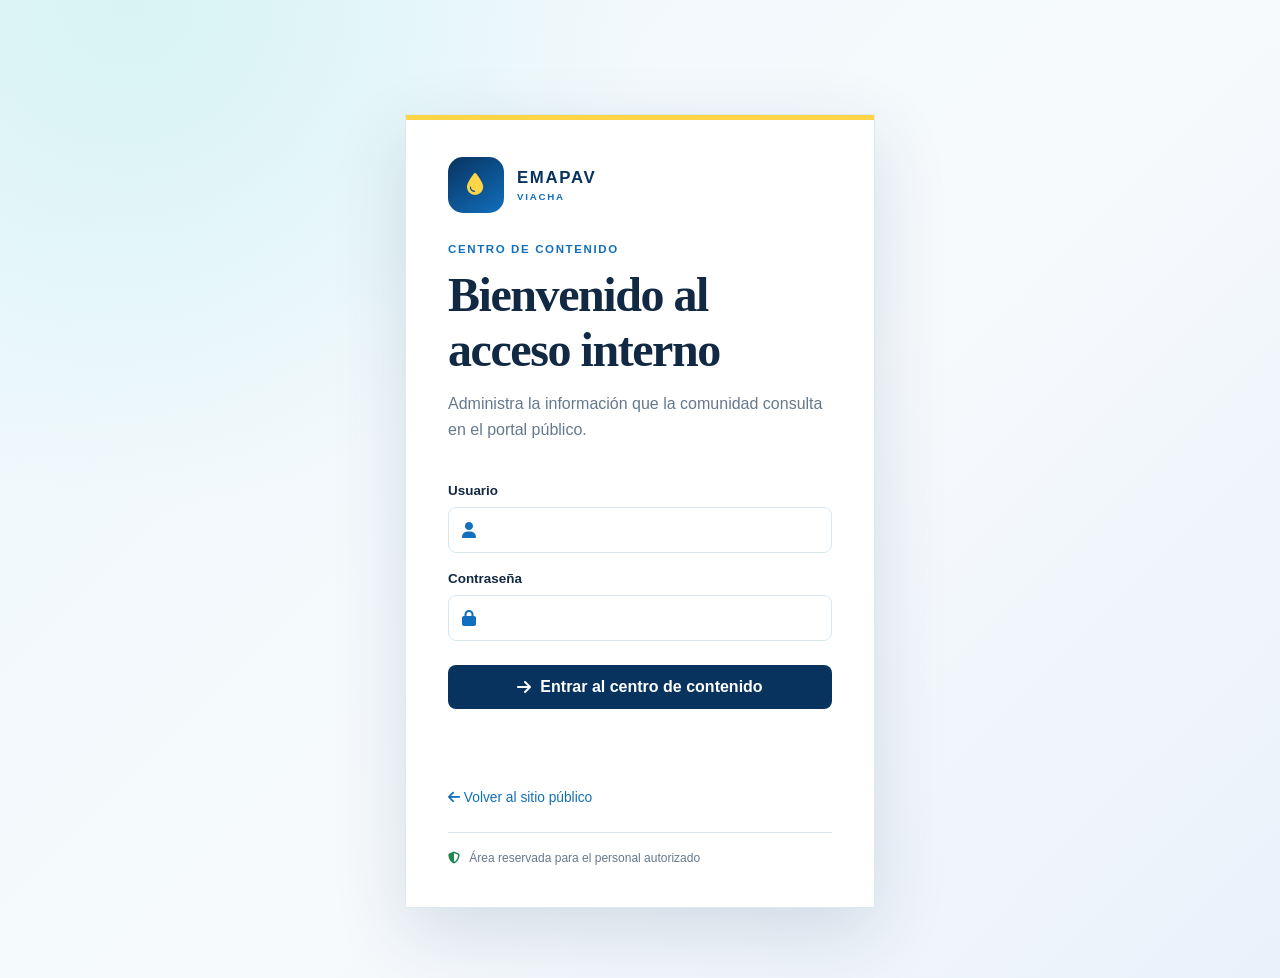
<file: admin.html>
<!doctype html>
<html lang="es">
<head>
  <meta charset="UTF-8">
  <meta name="viewport" content="width=device-width, initial-scale=1.0">
  <title>Centro de contenido | EMAPAV</title>
  <link rel="stylesheet" href="https://cdnjs.cloudflare.com/ajax/libs/font-awesome/6.5.0/css/all.min.css">
  <link rel="stylesheet" href="admin.css">
</head>
<body>
  <main class="admin-shell">
    <section class="login-card" id="loginView">
      <div class="login-brand"><div class="admin-mark"><i class="fas fa-droplet"></i></div><span>EMAPAV <small>Viacha</small></span></div>
      <p class="eyebrow">Centro de contenido</p>
      <h1>Bienvenido al acceso interno</h1>
      <p class="intro">Administra la información que la comunidad consulta en el portal público.</p>
      <form id="loginForm">
        <label for="username">Usuario</label>
        <div class="input-wrap"><i class="fas fa-user"></i><input id="username" name="username" autocomplete="username" required></div>
        <label for="password">Contraseña</label>
        <div class="input-wrap"><i class="fas fa-lock"></i><input id="password" name="password" type="password" autocomplete="current-password" required></div>
        <button class="button primary" type="submit"><i class="fas fa-arrow-right"></i> Entrar al centro de contenido</button>
        <p class="form-message" id="loginMessage" role="alert"></p>
      </form>
      <a class="back-link" href="index.html"><i class="fas fa-arrow-left"></i> Volver al sitio público</a>
      <p class="login-footnote"><i class="fas fa-shield-halved"></i> Área reservada para el personal autorizado</p>
    </section>

    <section class="dashboard" id="dashboardView" hidden>
      <header class="dashboard-header">
        <div><p class="eyebrow">EMAPAV · Administración</p><h1>Centro de contenido</h1><p class="dashboard-intro">Actualiza lo que la comunidad ve en el sitio público.</p></div>
        <div class="header-actions"><a class="button light" href="index.html">Ver sitio</a><button class="button ghost" id="logoutButton" type="button">Cerrar sesión</button></div>
      </header>
      <div class="notice"><i class="fas fa-circle-info"></i><span>Demo local: los cambios se guardan en este navegador. Los expedientes y módulos internos no forman parte de este editor público.</span></div>
      <form class="content-form" id="contentForm">
        <div class="form-heading"><div><p class="eyebrow">Publicación del sitio</p><h2>Información pública de EMAPAV</h2></div><span class="status" id="saveStatus" role="status"></span></div>
        <div class="editor-note"><i class="fas fa-pen-to-square"></i><span>Edita textos, enlaces e imágenes que la ciudadanía debe conocer. Usa una ruta local como <strong>images/nueva-foto.jpg</strong> o selecciona un archivo para esta demostración.</span></div>
        <section class="news-manager" aria-labelledby="newsManagerTitle">
          <div class="manager-heading">
            <div><p class="eyebrow">Publicaciones visibles</p><h2 id="newsManagerTitle">Noticias y comunicados</h2><p class="manager-intro">Organiza las tarjetas que aparecerán en el carrusel del sitio público.</p></div>
            <button class="button primary add-news-button" id="addNewsButton" type="button"><i class="fas fa-plus"></i> Agregar publicación</button>
          </div>
          <div class="news-manager-meta"><span id="newsCount">0 publicaciones</span><span><i class="fas fa-eye"></i> Vista previa del carrusel</span></div>
          <div class="news-list" id="newsList"></div>
          <p class="manager-empty" id="newsEmpty" hidden>No hay publicaciones. Agrega la primera para que aparezca en el portal.</p>
        </section>
        <section class="news-manager documents-manager" id="documentsManager" aria-labelledby="documentsManagerTitle">
          <div class="manager-heading"><div><p class="eyebrow">Archivos visibles</p><h2 id="documentsManagerTitle">Informes y Documentos</h2><p class="manager-intro">Revisa qué documentos están publicados para la ciudadanía.</p></div><button class="button primary add-news-button" id="addDocumentButton" type="button"><i class="fas fa-plus"></i> Agregar documento</button></div>
          <div class="news-manager-meta"><span id="documentCount">0 documentos</span><span><i class="fas fa-file-pdf"></i> Solo lectura para visitantes</span></div>
          <div class="news-list" id="documentList"></div><p class="manager-empty" id="documentEmpty" hidden>No hay documentos publicados.</p>
        </section>
        <div id="contentEditor"></div>
        <div class="form-actions sticky-actions"><button class="button primary" type="submit"><i class="fas fa-floppy-disk"></i> Publicar cambios</button><button class="button light" id="resetButton" type="button"><i class="fas fa-rotate-left"></i> Restaurar demo</button></div>
      </form>
      <dialog class="news-dialog" id="newsDialog">
        <form id="newsDialogForm" method="dialog">
          <div class="dialog-heading"><div><p class="eyebrow">Editor de publicación</p><h2 id="newsDialogTitle">Nueva noticia</h2></div><button class="icon-button" id="closeNewsDialog" type="button" aria-label="Cerrar"><i class="fas fa-xmark"></i></button></div>
          <input id="newsId" type="hidden">
          <div class="dialog-grid"><label><span>Título</span><input id="newsItemTitle" required></label><label><span>Fecha visible</span><input id="newsItemDate" required></label><label class="dialog-wide"><span>Contenido</span><textarea id="newsItemText" rows="4" required></textarea></label><label><span>Imagen</span><input id="newsItemImage" required><small>Ruta local o URL de imagen</small></label><label><span>Enlace externo</span><input id="newsItemLink" type="url"><small>Opcional: Facebook u otra página</small></label></div>
          <div class="dialog-actions"><button class="button light" id="cancelNewsDialog" type="button">Cancelar</button><button class="button primary" type="submit"><i class="fas fa-check"></i> Guardar publicación</button></div>
        </form>
      </dialog>
      <dialog class="news-dialog" id="documentDialog">
        <form id="documentDialogForm" method="dialog"><div class="dialog-heading"><div><p class="eyebrow">Editor de informe</p><h2 id="documentDialogTitle">Nuevo documento</h2></div><button class="icon-button" id="closeDocumentDialog" type="button" aria-label="Cerrar"><i class="fas fa-xmark"></i></button></div><input id="documentId" type="hidden"><div class="dialog-grid"><label><span>Nombre del documento</span><input id="documentItemTitle" required></label><label><span>Código del PDF</span><input id="documentItemCode" required><small>Debe coincidir con el archivo del visor</small></label><label class="dialog-wide"><span>Descripción</span><textarea id="documentItemText" rows="4" required></textarea></label></div><div class="dialog-actions"><button class="button light" id="cancelDocumentDialog" type="button">Cancelar</button><button class="button primary" type="submit"><i class="fas fa-check"></i> Guardar documento</button></div></form>
      </dialog>
    </section>
  </main>
  <script src="admin.js"></script>
</body>
</html>
</file>
<file: admin.css>
:root { --ink: #122943; --muted: #65798d; --blue: #116fbd; --deep: #08335f; --aqua: #eaf7fc; --line: #d9e7ef; --white: #fff; --yellow: #ffd447; --mint: #dff6f0; }
* { box-sizing: border-box; }
body { background: radial-gradient(circle at 10% 0%, #d7f3f4 0, transparent 34%), linear-gradient(135deg, #edf8fc, #f7fafc 55%, #eaf1fb); color: var(--ink); font-family: Inter, Arial, sans-serif; margin: 0; min-height: 100vh; }
button, input, textarea { font: inherit; }
.admin-shell { margin: 0 auto; max-width: 1060px; padding: 42px 24px 70px; }
.login-card { animation: rise .55s ease both; background: rgba(255,255,255,.96); border: 1px solid rgba(217,231,239,.9); box-shadow: 0 24px 70px rgba(8,51,95,.14); margin: 8vh auto 0; max-width: 470px; padding: 42px; position: relative; }
.login-card::before { background: var(--yellow); content: ""; height: 5px; left: 0; position: absolute; right: 0; top: 0; }
.login-brand { align-items: center; color: var(--deep); display: flex; font-size: 1.05rem; font-weight: 900; gap: 13px; letter-spacing: .1em; margin-bottom: 30px; text-transform: uppercase; }.login-brand small { color: var(--blue); display: block; font-size: .61rem; letter-spacing: .18em; margin-top: 3px; }
.admin-mark { align-items: center; background: linear-gradient(145deg, var(--deep), var(--blue)); border-radius: 15px; color: var(--yellow); display: flex; font-size: 1.35rem; height: 56px; justify-content: center; width: 56px; }
.eyebrow { color: var(--blue); font-size: .72rem; font-weight: 800; letter-spacing: .14em; margin: 0 0 12px; text-transform: uppercase; }
h1, h2 { font-family: Georgia, 'Times New Roman', serif; letter-spacing: -.03em; margin: 0; } h1 { font-size: clamp(2rem, 4vw, 3rem); } h2 { font-size: 1.55rem; }
.intro { color: var(--muted); line-height: 1.65; margin: 14px 0 30px; }
form { display: grid; gap: 9px; } label { color: var(--ink); font-size: .84rem; font-weight: 700; margin-top: 9px; }
input, textarea { background: var(--white); border: 1px solid var(--line); border-radius: 8px; color: var(--ink); padding: 13px 14px; outline: none; resize: vertical; } input:focus, textarea:focus { border-color: var(--blue); box-shadow: 0 0 0 3px rgba(17,111,189,.12); }.input-wrap { align-items: center; border: 1px solid var(--line); border-radius: 8px; display: flex; gap: 10px; padding: 0 13px; }.input-wrap:focus-within { border-color: var(--blue); box-shadow: 0 0 0 3px rgba(17,111,189,.12); }.input-wrap input { border: 0; box-shadow: none; flex: 1; padding-left: 0; }.input-wrap i { color: var(--blue); }
.button { align-items: center; border: 0; border-radius: 8px; cursor: pointer; display: inline-flex; gap: 9px; justify-content: center; padding: 13px 18px; text-decoration: none; }
.button.primary { background: var(--deep); color: var(--white); font-weight: 700; margin-top: 15px; }.button.primary:hover { background: var(--blue); }.button.light { background: var(--aqua); color: var(--deep); }.button.ghost { background: transparent; color: var(--muted); }
.back-link { color: var(--blue); display: inline-block; font-size: .86rem; margin-top: 28px; text-decoration: none; }.form-message { color: #bb2938; font-size: .82rem; min-height: 18px; }.login-footnote { border-top: 1px solid var(--line); color: var(--muted); font-size: .75rem; margin: 26px 0 0; padding-top: 18px; }.login-footnote i { color: #218654; margin-right: 6px; }
.dashboard-header { align-items: end; display: flex; gap: 20px; justify-content: space-between; margin-bottom: 30px; }.dashboard-intro { color: var(--muted); margin: 10px 0 0; }.header-actions, .form-actions { align-items: center; display: flex; flex-wrap: wrap; gap: 10px; }.notice { align-items: center; background: #fffbea; border: 1px solid #f4df93; color: #725c13; display: flex; font-size: .86rem; gap: 10px; line-height: 1.5; margin-bottom: 24px; padding: 14px 17px; }.notice i { color: #bd8b00; }
.content-form { background: var(--white); border: 1px solid var(--line); box-shadow: 0 18px 50px rgba(8,51,95,.09); padding: clamp(24px, 5vw, 48px); }.form-heading { align-items: end; border-bottom: 1px solid var(--line); display: flex; justify-content: space-between; margin-bottom: 18px; padding-bottom: 20px; }.form-heading.compact { margin-top: 30px; }.status { color: #218654; font-size: .82rem; }
.editor-note { align-items: flex-start; background: #eff7ff; border: 1px solid #cfe5f7; border-radius: 10px; color: #315b78; display: flex; font-size: .88rem; gap: 10px; line-height: 1.5; margin-bottom: 24px; padding: 13px 15px; }
.editor-note i { color: #1478b8; margin-top: 3px; }
.news-manager { background: linear-gradient(135deg, #f5fbff, #eef8f4); border: 1px solid #cfe5e9; border-radius: 14px; margin-bottom: 24px; padding: 22px; }
.manager-heading { align-items: end; display: flex; gap: 20px; justify-content: space-between; }.manager-heading h2 { margin-bottom: 5px; }.manager-intro { color: var(--muted); margin: 0; }.add-news-button { margin-top: 0 !important; white-space: nowrap; }
.news-manager-meta { align-items: center; border-bottom: 1px solid #d9e7ef; color: var(--muted); display: flex; font-size: .78rem; justify-content: space-between; margin-top: 20px; padding-bottom: 12px; }.news-manager-meta i { color: var(--blue); margin-right: 5px; }
.news-list { display: grid; gap: 14px; grid-template-columns: repeat(auto-fit, minmax(260px, 1fr)); padding-top: 16px; }.news-admin-card { background: var(--white); border: 1px solid var(--line); border-radius: 12px; box-shadow: 0 8px 20px rgba(8,51,95,.06); overflow: hidden; }.news-preview { aspect-ratio: 16 / 8; background: #dcecf1; position: relative; }.news-preview img { height: 100%; object-fit: cover; width: 100%; }.preview-tag, .preview-date { background: rgba(8,51,95,.82); color: var(--white); font-size: .68rem; padding: 6px 8px; position: absolute; }.preview-tag { left: 9px; top: 9px; }.preview-date { bottom: 0; right: 0; }.news-card-body { padding: 14px; }.news-card-top { align-items: center; display: flex; justify-content: space-between; }.news-kind { color: var(--blue); font-size: .7rem; font-weight: 800; text-transform: uppercase; }.news-card-body h3 { font-family: Georgia, serif; font-size: 1.15rem; margin: 12px 0 6px; }.news-card-body p { color: var(--muted); font-size: .82rem; line-height: 1.5; margin: 0; min-height: 50px; }.icon-button { background: transparent; border: 0; color: #b73742; cursor: pointer; padding: 6px; }.news-card-actions { align-items: center; display: flex; gap: 10px; margin-top: 14px; }.news-card-actions .button { padding: 9px 12px; }.preview-link { color: var(--blue); font-size: .76rem; text-decoration: none; }.manager-empty { color: var(--muted); padding: 20px 0 4px; text-align: center; }
.editor-section { border: 1px solid var(--line); margin: 0 0 18px; padding: 20px; }.editor-section legend { color: var(--deep); font-family: Georgia, serif; font-size: 1.25rem; font-weight: 700; padding: 0 8px; }.editor-grid { display: grid; gap: 8px 16px; grid-template-columns: repeat(2, minmax(0, 1fr)); }.editor-field { display: grid; gap: 7px; margin-top: 8px; }.editor-field > span { color: var(--ink); font-size: .8rem; font-weight: 700; }.editor-field.wide { grid-column: 1 / -1; }.editor-field small { color: var(--muted); font-size: .72rem; }.sticky-actions { background: rgba(255,255,255,.94); border-top: 1px solid var(--line); bottom: 0; margin: 18px -48px -48px; padding: 18px 48px; position: sticky; z-index: 2; }
.editor-section { background: linear-gradient(145deg, #ffffff, #fbfdfe); border-radius: 12px; box-shadow: 0 5px 16px rgba(8,51,95,.035); transition: border-color .2s ease, box-shadow .2s ease, transform .2s ease; }.editor-section:hover { border-color: #abd5df; box-shadow: 0 10px 24px rgba(8,51,95,.08); transform: translateY(-1px); }.editor-section legend { align-items: center; display: flex; gap: 10px; }.editor-section legend i { color: var(--blue); font-family: "Font Awesome 6 Free"; font-size: .95rem; margin-left: auto; }.section-number { align-items: center; background: var(--deep); border-radius: 7px; color: var(--yellow); display: inline-flex; font-family: Inter, Arial, sans-serif; font-size: .68rem; height: 27px; justify-content: center; letter-spacing: .04em; width: 31px; }
@keyframes rise { from { opacity: 0; transform: translateY(14px); } to { opacity: 1; transform: translateY(0); } }
@media (max-width: 650px) { .admin-shell { padding: 24px 16px 45px; }.login-card { margin-top: 4vh; padding: 32px 22px; }.dashboard-header, .form-heading, .manager-heading { align-items: start; flex-direction: column; }.header-actions { width: 100%; }.header-actions .button { flex: 1; }.editor-grid { grid-template-columns: 1fr; }.editor-field.wide { grid-column: auto; }.sticky-actions { margin: 18px -20px -28px; padding: 16px 20px; }.news-manager { padding: 16px; }.add-news-button { width: 100%; }.news-manager-meta { align-items: start; flex-direction: column; gap: 7px; } }
.news-dialog { border: 0; border-radius: 16px; box-shadow: 0 25px 80px rgba(8,51,95,.28); max-width: 650px; padding: 0; width: calc(100% - 32px); }.news-dialog::backdrop { background: rgba(8,51,95,.45); }.news-dialog form { padding: 26px; }.dialog-heading { align-items: start; display: flex; justify-content: space-between; }.dialog-heading h2 { margin-bottom: 20px; }.dialog-grid { display: grid; gap: 12px 16px; grid-template-columns: repeat(2, minmax(0, 1fr)); }.dialog-grid label { display: grid; gap: 7px; margin: 0; }.dialog-grid label > span { color: var(--ink); font-size: .8rem; font-weight: 700; }.dialog-grid small { color: var(--muted); font-size: .72rem; }.dialog-wide { grid-column: 1 / -1; }.dialog-actions { border-top: 1px solid var(--line); display: flex; gap: 10px; justify-content: flex-end; margin: 24px -26px -26px; padding: 18px 26px; }
.document-cover { align-items: center; background: linear-gradient(135deg, #eaf7fc, #dceff0); color: #c23b48; display: flex; flex-direction: column; gap: 8px; justify-content: center; min-height: 105px; }.document-cover i { font-size: 2.1rem; }.document-cover span { color: var(--deep); font-size: .72rem; font-weight: 800; letter-spacing: .06em; text-transform: uppercase; }
</file>
